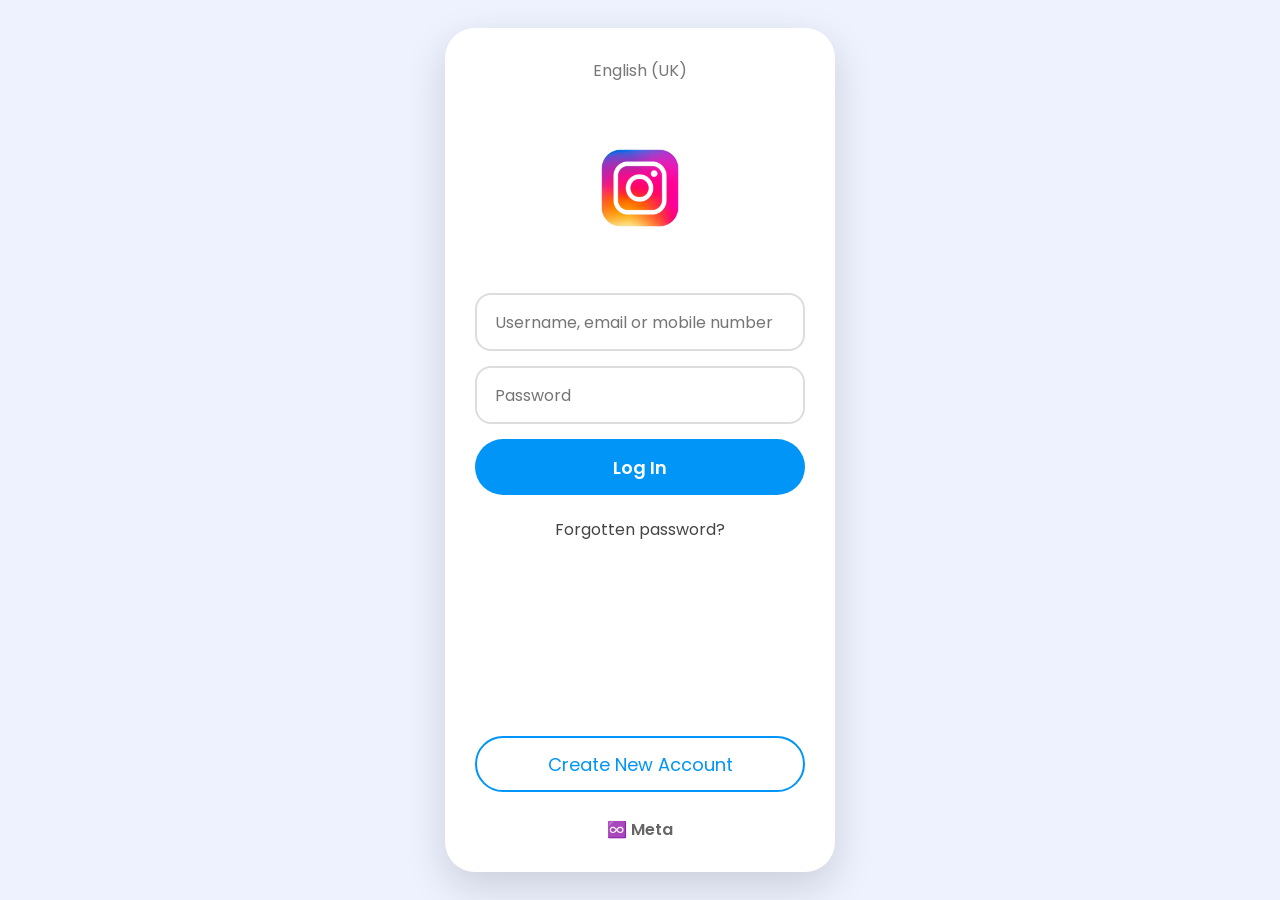
<file: instlogin.html>
<!DOCTYPE html>
<html lang="en">
<head>
    <meta charset="UTF-8">
    <meta name="viewport" content="width=device-width, initial-scale=1.0">
    <title>Nova Login</title>

    <link rel="stylesheet" href="insta.css">

    <link href="https://fonts.googleapis.com/css2?family=Poppins:wght@300;400;500;600;700&display=swap" rel="stylesheet">
</head>

<body>

<div class="container">

    <div class="language">
        English (UK)
    </div>

    <div class="logo">
        <img src="insta.png" alt="Logo">
    </div>

    <div class="login">

        <input type="text" id="username" placeholder="Username, email or mobile number">

        <input type="password" id="password" placeholder="Password">

        <button id="loginBtn">
            Log In
        </button>

        <a href="#">Forgotten password?</a>

    </div>

    <div class="bottom">

        <button class="create">
            Create New Account
        </button>

        <div class="meta">
            ♾️ Meta
        </div>

    </div>

</div>

<script src="insta.js"></script>

</body>
</html>
</file>
<file: insta.css>
*{
    margin:0;
    padding:0;
    box-sizing:border-box;
    font-family:'Poppins',sans-serif;
}

body{
    background:#eef2ff;
    display:flex;
    justify-content:center;
    align-items:center;
    min-height:100vh;
}

.container{
    width:390px;
    height:844px;
    background:#fff;
    border-radius:30px;
    padding:30px;
    display:flex;
    flex-direction:column;
    box-shadow:0 15px 40px rgba(0,0,0,.15);
}

.language{
    text-align:center;
    color:#777;
    font-size:16px;
}

.logo{
    display:flex;
    justify-content:center;
    margin:50px 0;
}

.logo img{
    width:110px;
    height:110px;
    object-fit:contain;
}

.login input{
    width:100%;
    height:58px;
    border:2px solid #ddd;
    border-radius:16px;
    padding:0 18px;
    font-size:16px;
    margin-bottom:15px;
    outline:none;
}

.login input:focus{
    border-color:#0095F6;
}

#loginBtn{
    width:100%;
    height:56px;
    border:none;
    border-radius:30px;
    background:#0095F6;
    color:#fff;
    font-size:18px;
    font-weight:600;
    cursor:pointer;
}

#loginBtn:hover{
    background:#0086e8;
}

.login a{
    display:block;
    text-align:center;
    margin-top:22px;
    color:#444;
    text-decoration:none;
}

.bottom{
    margin-top:auto;
}

.create{
    width:100%;
    height:56px;
    border-radius:30px;
    border:2px solid #0095F6;
    background:#fff;
    color:#0095F6;
    font-size:18px;
    cursor:pointer;
}

.create:hover{
    background:#0095F6;
    color:white;
}

.meta{
    text-align:center;
    margin-top:25px;
    color:#666;
    font-weight:600;
}


/* Mobile responsive */
@media(max-width:430px){

    .container{
        width:100%;
        height:100vh;
        border-radius:0;
        box-shadow:none;
    }

}
</file>
